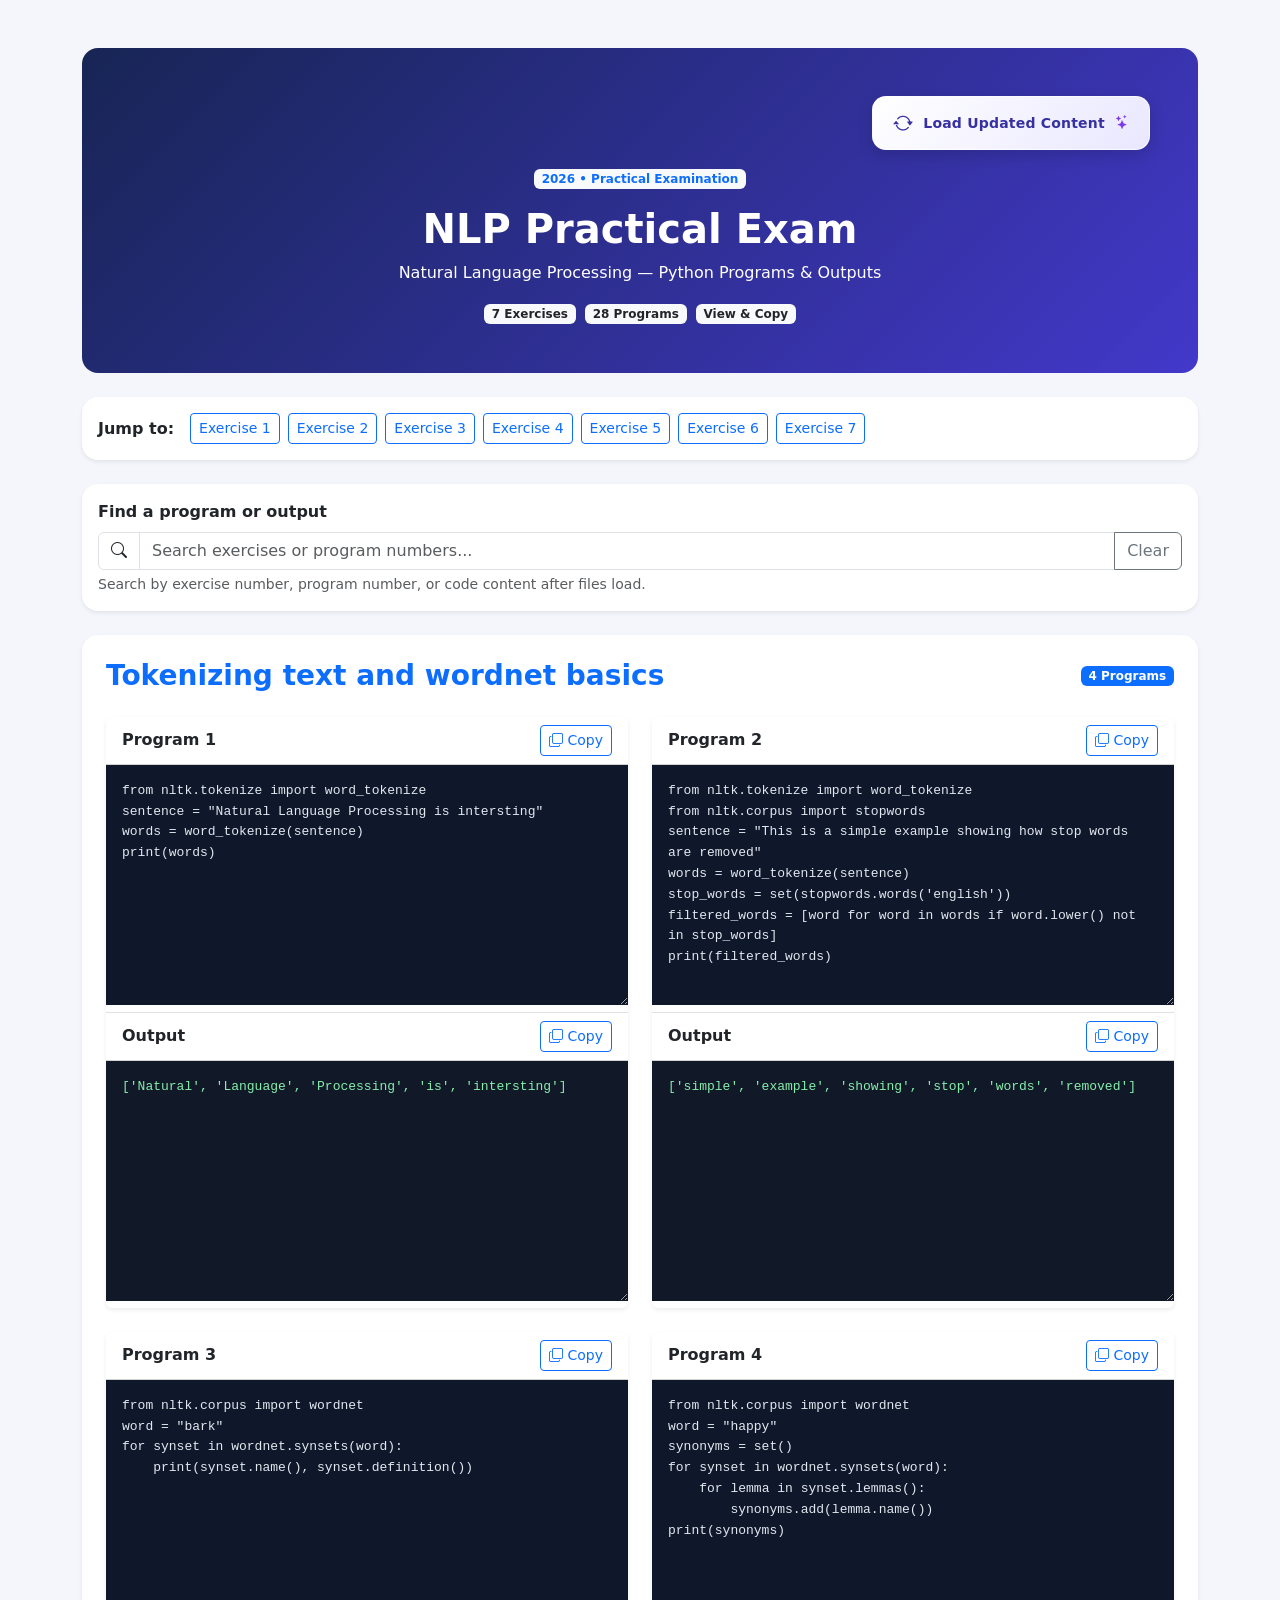
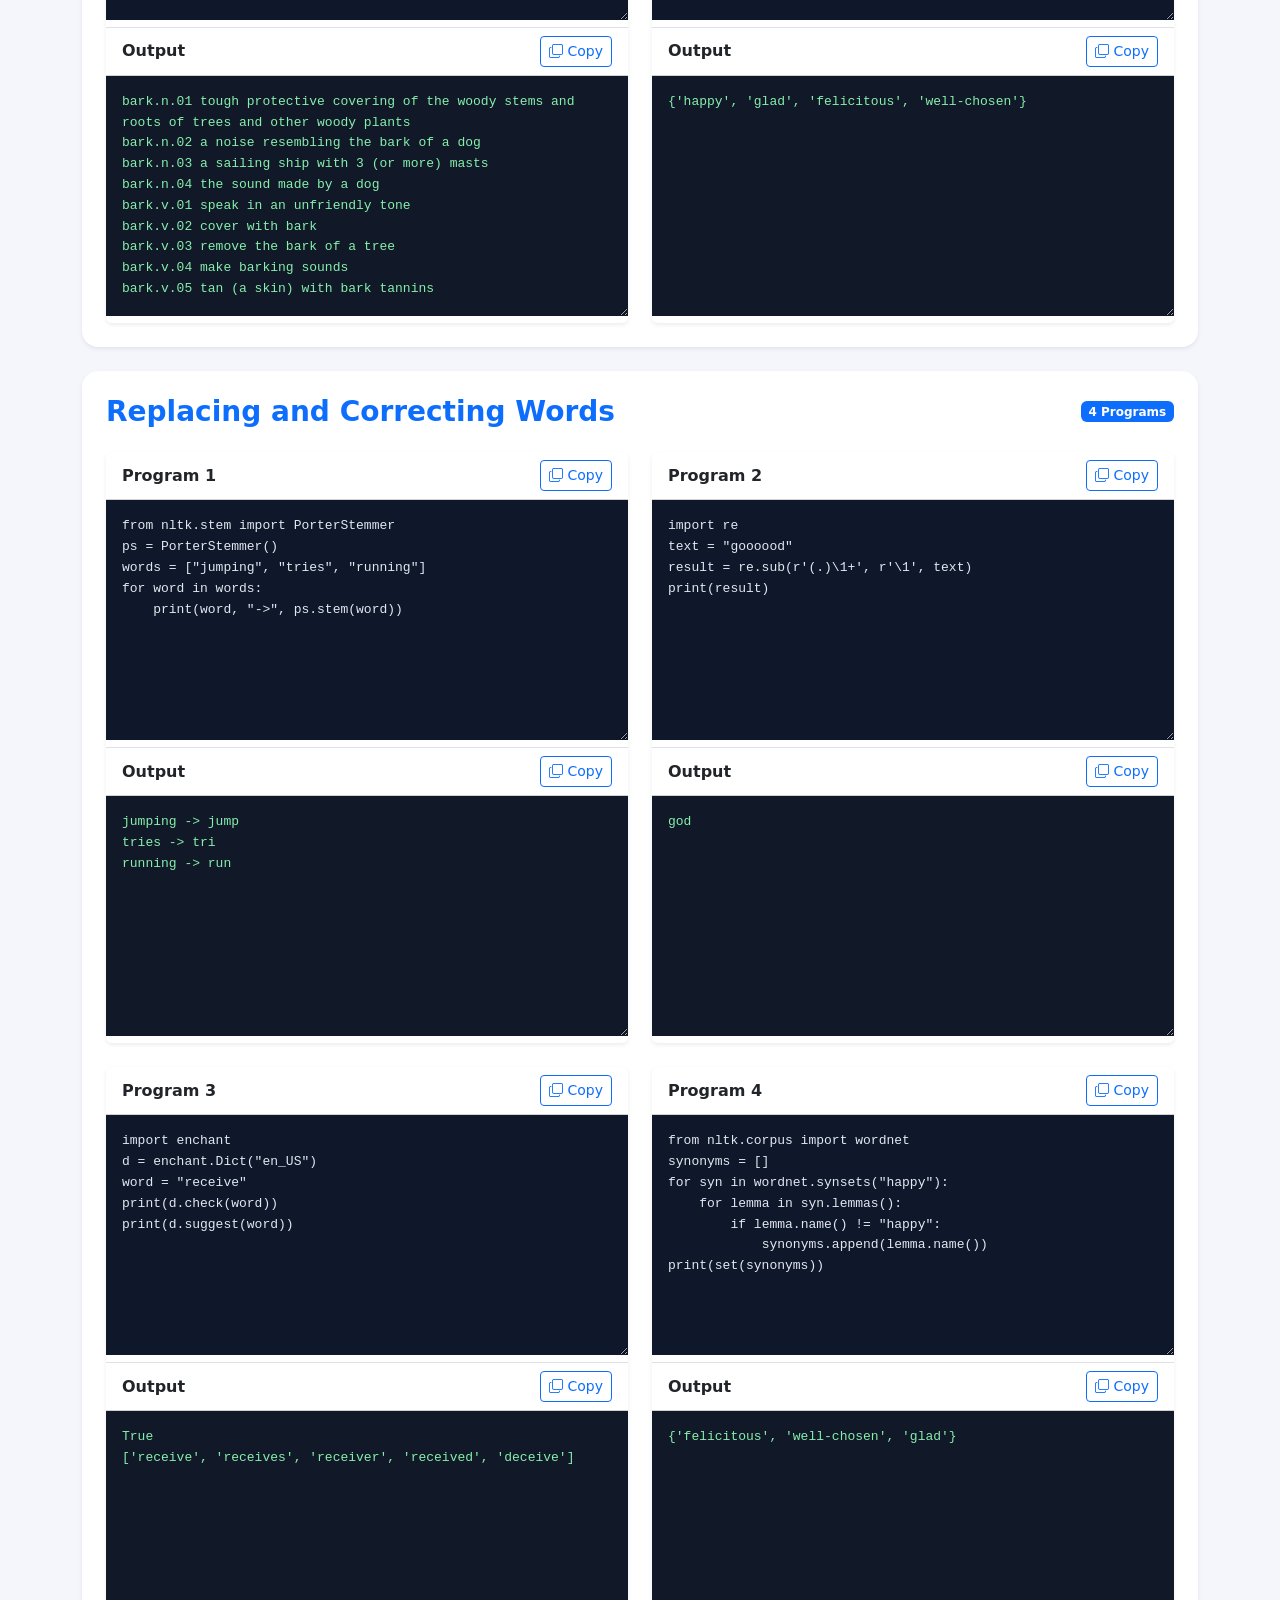
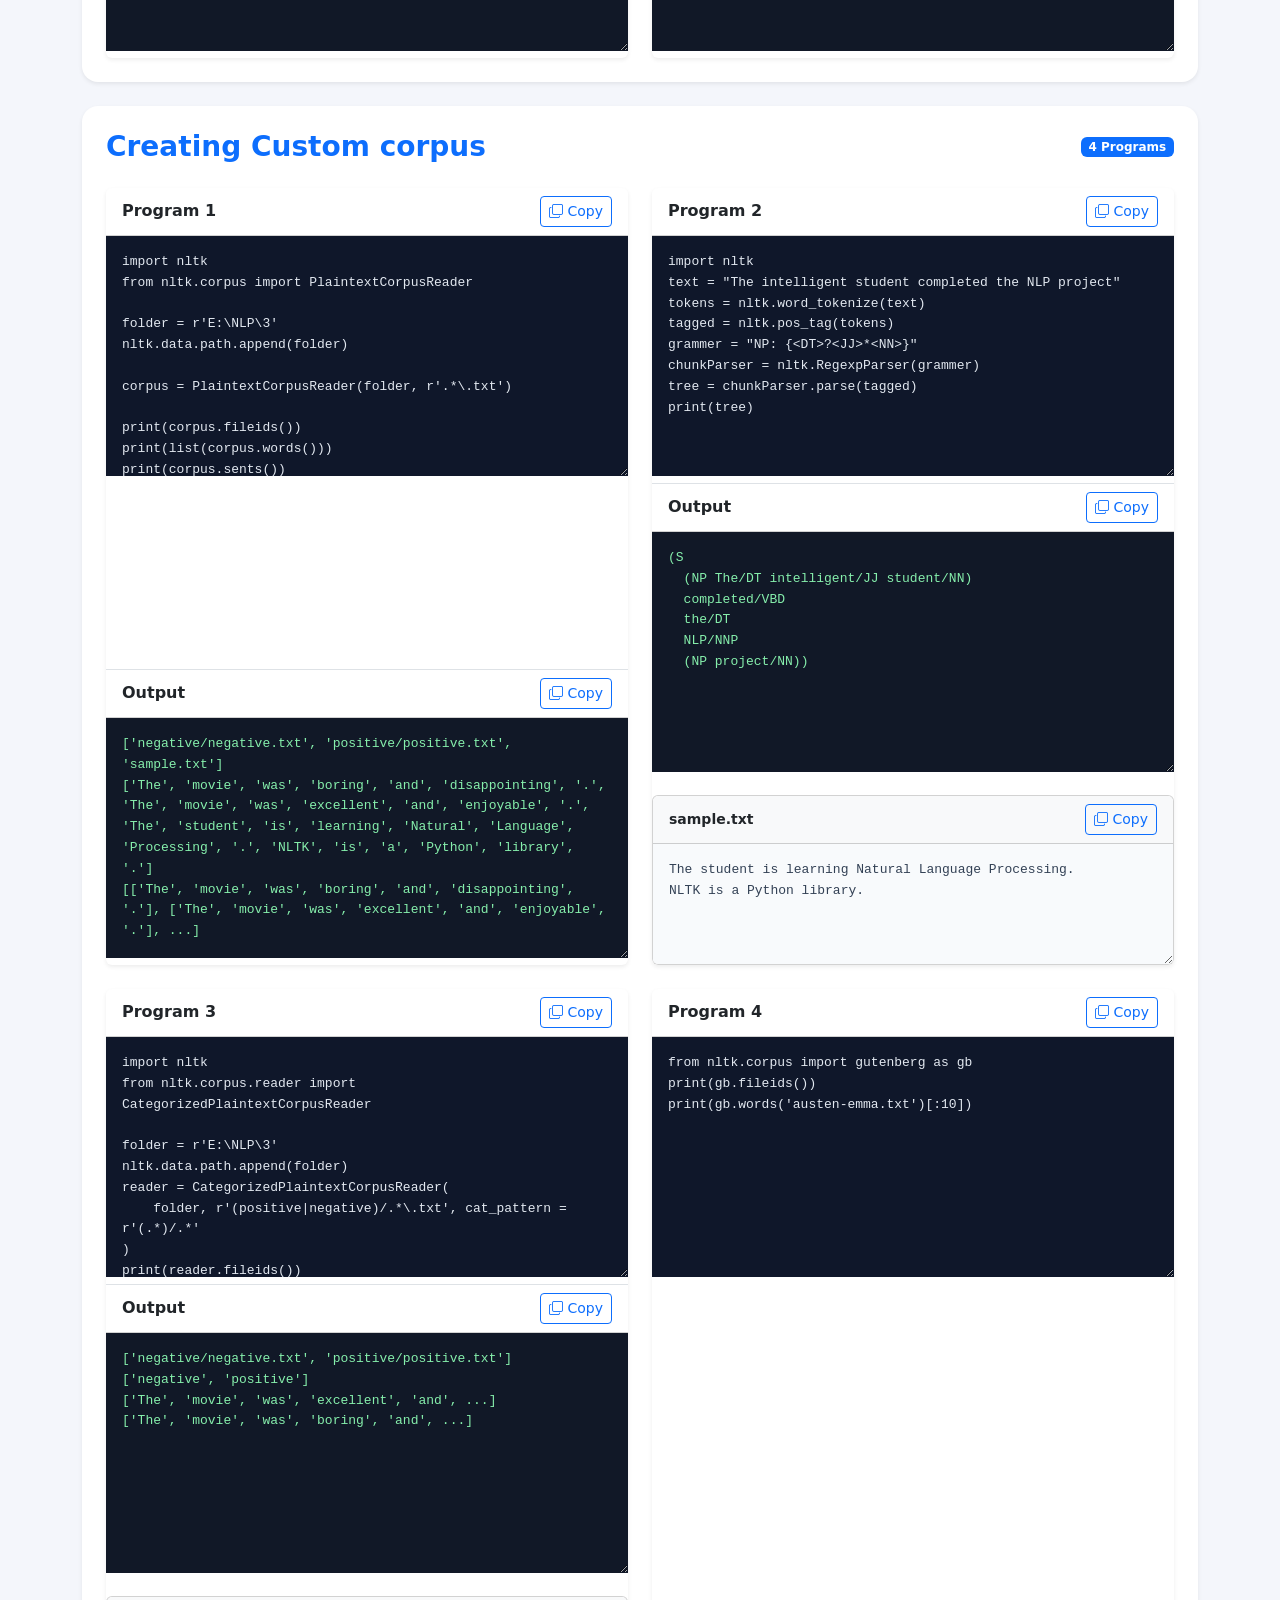
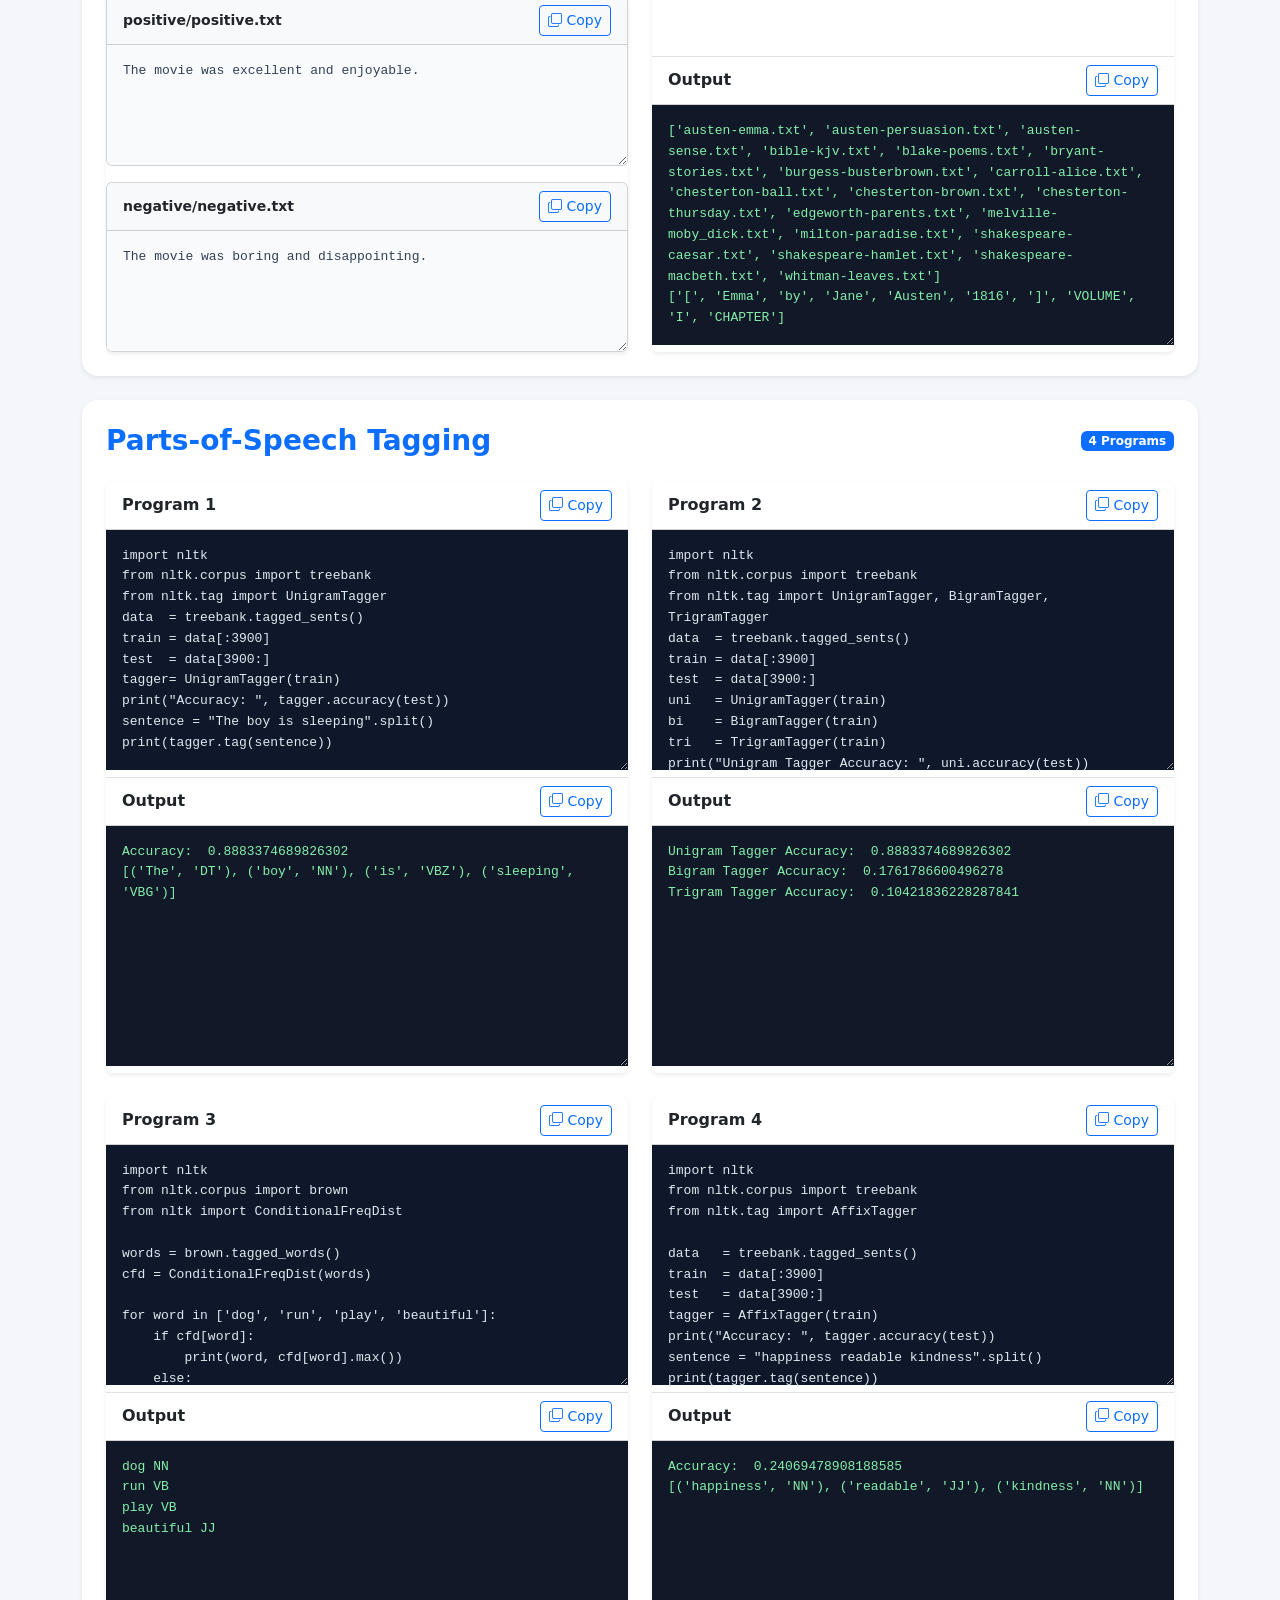
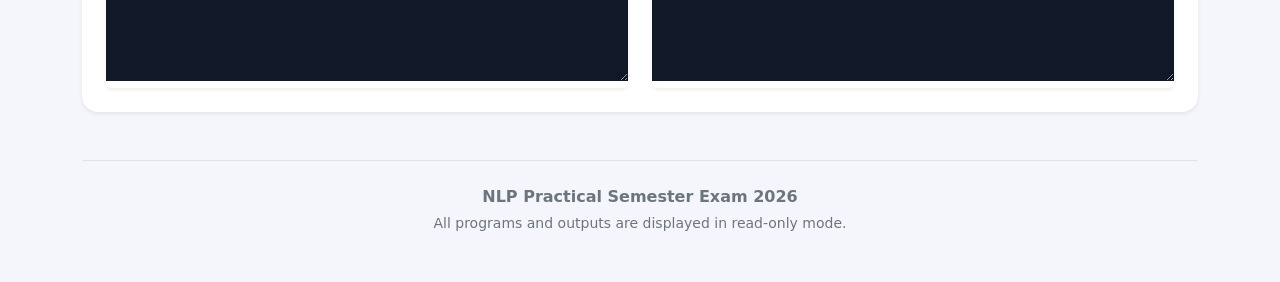
<file: index.html>
<!DOCTYPE html>
<html lang="en">
<head>
    <meta charset="UTF-8">
    <meta name="viewport" content="width=device-width, initial-scale=1">
    <meta name="description" content="NLP Practical Semester Exam 2026 - Python programs, outputs and sample text files.">
    <title>NLP Practical Semester Exam 2026</title>
    <link rel="stylesheet" href="css/bootstrap.min.css">
    <link rel="stylesheet" href="https://cdn.jsdelivr.net/npm/bootstrap-icons@1.13.1/font/bootstrap-icons.min.css">
    <style>
        body { background: #f4f6fb; }
        .hero { background: linear-gradient(135deg, #172554, #4338ca); }
        textarea {
            width: 100%;
            min-height: 240px;
            resize: vertical;
            border: 0;
            outline: none;
            padding: 1rem;
            font: 13px/1.6 Consolas, monospace;
        }
        .program-code { background: #0f172a; color: #e2e8f0; }
        .output-code { background: #111827; color: #86efac; }
        .file-code { min-height: 120px; background: #f8fafc; color: #334155; }
        .copy-btn:hover { color: #7c3aed; transform: scale(1.05); }
        .exercise-section { scroll-margin-top: 20px; }
        #updateContentBtn:hover { transform: translateY(-2px); }
        .update-btn {
            display: inline-flex;
            align-items: center;
            justify-content: center;
            gap: 10px;
            padding: 11px 20px;
            border: 1px solid rgba(255,255,255,0.7);
            border-radius: 14px;
            background: linear-gradient(135deg, #ffffff, #e9e7ff);
            color: #3730a3;
            font-size: 14px;
            font-weight: 700;
            letter-spacing: 0.2px;
            box-shadow: 0 5px 15px rgba(0,0,0,0.15);
            transition: all 0.3s ease;
        }
        .update-btn:hover {
            background: linear-gradient(135deg, #ede9fe, #c4b5fd);
            color: #312e81;
            transform: translateY(-3px);
            box-shadow: 0 9px 25px rgba(167,139,250,0.35);
        }
        .update-btn:active {
            transform: scale(0.97);
        }
        .update-btn:disabled {
            opacity: 0.75;
            cursor: wait;
            transform: none;
        }
        .update-icon {
            display: inline-flex;
            font-size: 20px;
            transition: transform 0.5s ease;
        }
        .update-btn:hover .update-icon {
            transform: rotate(180deg);
        }
        .update-stars {
            color: #7c3aed;
            font-size: 14px;
        }
        @keyframes updateSpin {
            to { transform: rotate(360deg); }
        }
        .update-btn.is-updating .update-icon {
            animation: updateSpin 0.8s linear infinite;
        }
        @media (max-width: 576px) {
            .update-btn {
                padding: 9px 13px;
                font-size: 12px;
                gap: 7px;
            }
        }
    </style>
</head>
<body>

<div class="container py-4 py-md-5">
    <!-- Header -->
    <header class="hero text-white text-center rounded-4 p-4 p-md-5 mb-4">
        <div class="d-flex justify-content-end mb-3">
            <button id="updateContentBtn" class="btn update-btn">
                <span class="update-icon">
                    <i class="bi bi-arrow-repeat"></i>
                </span>
                <span class="update-text">Load Updated Content</span>
                <i class="bi bi-stars update-stars"></i>
            </button>
        </div>

        <span class="badge bg-light text-primary mb-3">2026 • Practical Examination</span>
        <h1 class="display-6 fw-bold">NLP Practical Exam</h1>
        <p class="mb-3">Natural Language Processing — Python Programs & Outputs</p>
        <span class="badge bg-light text-dark me-1">7 Exercises</span>
        <span class="badge bg-light text-dark me-1">28 Programs</span>
        <span class="badge bg-light text-dark">View & Copy</span>
    </header>

    <!-- Navigation -->
    <nav class="card border-0 shadow-sm rounded-4 mb-4">
        <div class="card-body d-flex flex-wrap align-items-center gap-2">
            <span class="fw-semibold me-2">Jump to:</span>
            <div id="exerciseNav" class="d-flex flex-wrap gap-2">
                <a href="#exercise1" class="btn btn-sm btn-outline-primary">Exercise 1</a>
                <a href="#exercise2" class="btn btn-sm btn-outline-primary">Exercise 2</a>
                <a href="#exercise3" class="btn btn-sm btn-outline-primary">Exercise 3</a>
                <a href="#exercise4" class="btn btn-sm btn-outline-primary">Exercise 4</a>
                <a href="#exercise5" class="btn btn-sm btn-outline-primary">Exercise 5</a>
                <a href="#exercise6" class="btn btn-sm btn-outline-primary">Exercise 6</a>
                <a href="#exercise7" class="btn btn-sm btn-outline-primary">Exercise 7</a>
            </div>
        </div>
    </nav>

    <!-- Search -->
    <div class="card border-0 shadow-sm rounded-4 mb-4">
        <div class="card-body">
            <label for="searchInput" class="form-label fw-semibold">Find a program or output</label>
            <div class="input-group">
                <span class="input-group-text bg-white"><i class="bi bi-search"></i></span>
                <input type="search" id="searchInput" class="form-control"
                       placeholder="Search exercises or program numbers...">
                <button class="btn btn-outline-secondary" id="clearSearch" type="button">Clear</button>
            </div>
            <div class="form-text">Search by exercise number, program number, or code content after files load.</div>
        </div>
    </div>

    <!-- Exercise Sections -->
    <main id="exercisesContainer">
        <div class="text-center py-5" id="loadingMessage">
            <div class="spinner-border text-primary" role="status">
                <span class="visually-hidden">Loading...</span>
            </div>
            <p class="text-secondary mt-3">Loading your practical programs...</p>
        </div>
    </main>

    <!-- Footer -->
    <footer class="text-center text-secondary border-top pt-4 mt-5">
        <p class="fw-semibold mb-1">NLP Practical Semester Exam 2026</p>
        <p class="small mb-0">All programs and outputs are displayed in read-only mode.</p>
    </footer>

</div>

<script src="js/bootstrap.bundle.min.js"></script>
<script>
    const container = document.getElementById("exercisesContainer");
    const searchInput = document.getElementById("searchInput");
    const clearSearch = document.getElementById("clearSearch");
    const updateContentBtn = document.getElementById("updateContentBtn");

    // Read files
    const readFile = async (path) => {
        try {
            const response = await fetch(path);

            if (!response.ok) {
                throw new Error("File not found");
            }

            return await response.text();
        } catch (error) {
            return "Unable to load: " + path +
                "\n\nCheck the file path and run this webpage using a local web server.";
        }
    };

    // Create read-only text areas
    const createTextarea = (content, className, label) => {
        const textarea = document.createElement("textarea");
        textarea.className = className;
        textarea.readOnly = true;
        textarea.spellcheck = false;
        textarea.setAttribute("aria-label", label);
        textarea.value = content;
        return textarea;
    };

    // Copy button
    const createCopyButton = (textarea) => {
        const button = document.createElement("button");
        button.type = "button";
        button.className = "btn btn-sm btn-outline-primary copy-btn";
        button.innerHTML = '<i class="bi bi-copy"></i> Copy';

        button.addEventListener("click", async () => {
            try {
                await navigator.clipboard.writeText(textarea.value);
                button.innerHTML = '<i class="bi bi-check2"></i> Copied';
            } catch (error) {
                textarea.focus();
                textarea.select();

                const copied = document.execCommand("copy");

                button.innerHTML = copied
                    ? '<i class="bi bi-check2"></i> Copied'
                    : '<i class="bi bi-exclamation-circle"></i> Select & Copy';
            }

            setTimeout(() => {
                button.innerHTML = '<i class="bi bi-copy"></i> Copy';
            }, 1500);
        });

        return button;
    };

    // Supporting text files
    const createFileCard = async (path, title) => {
        const card = document.createElement("div");
        card.className = "card mt-3 overflow-hidden";

        const header = document.createElement("div");
        header.className = "card-header bg-light d-flex justify-content-between align-items-center gap-2";

        const heading = document.createElement("span");
        heading.className = "fw-semibold small";
        heading.textContent = title;

        const content = await readFile(path);
        const textarea = createTextarea(content, "file-code", title);

        header.appendChild(heading);
        header.appendChild(createCopyButton(textarea));
        card.appendChild(header);
        card.appendChild(textarea);

        return card;
    };

    // Program card
    const createProgramCard = async (exercise, program) => {
        const col = document.createElement("div");
        col.className = "col-12 col-xl-6 program-item";

        const card = document.createElement("div");
        card.className = "card h-100 border-0 shadow-sm overflow-hidden";

        const header = document.createElement("div");
        header.className = "card-header bg-white d-flex justify-content-between align-items-center gap-2";

        const title = document.createElement("span");
        title.className = "fw-semibold";
        title.textContent = "Program " + program;

        const programContent = await readFile(
            `assets/${exercise}/${program}.py`
        );

        const programArea = createTextarea(
            programContent,
            "program-code",
            `Exercise ${exercise}, Program ${program}`
        );

        header.appendChild(title);
        header.appendChild(createCopyButton(programArea));

        const body = document.createElement("div");
        body.className = "card-body p-0";
        body.appendChild(programArea);

        const outputHeader = document.createElement("div");
        outputHeader.className =
            "card-header bg-white border-top d-flex justify-content-between align-items-center gap-2";

        const outputTitle = document.createElement("span");
        outputTitle.className = "fw-semibold";
        outputTitle.textContent = "Output";

        const outputContent = await readFile(
            `assets/${exercise}/output${program}.txt`
        );

        const outputArea = createTextarea(
            outputContent,
            "output-code",
            `Exercise ${exercise}, Program ${program} output`
        );

        outputHeader.appendChild(outputTitle);
        outputHeader.appendChild(createCopyButton(outputArea));

        const outputBody = document.createElement("div");
        outputBody.className = "p-0";
        outputBody.appendChild(outputArea);

        card.appendChild(header);
        card.appendChild(body);
        card.appendChild(outputHeader);
        card.appendChild(outputBody);

        // Exercise 3 sample files
        if (exercise === 3 && program === 2) {
            card.appendChild(await createFileCard(
                "assets/3/sample.txt",
                "sample.txt"
            ));
        }

        if (exercise === 3 && program === 3) {
            card.appendChild(await createFileCard(
                "assets/3/positive/positive.txt",
                "positive/positive.txt"
            ));

            card.appendChild(await createFileCard(
                "assets/3/negative/negative.txt",
                "negative/negative.txt"
            ));
        }

        col.appendChild(card);
        return col;
    };

    // Exercise names
    const exercisesSet = {
        1: "Tokenizing text and wordnet basics",
        2: "Replacing and Correcting Words",
        3: "Creating Custom corpus",
        4: "Parts-of-Speech Tagging",
        5: "Extracting Chunks",
        6: "Transforming chunks and Trees",
        7: "Parsing specific Data"
    };

    // Create exercise section
    const createExercise = async (exercise) => {
        const section = document.createElement("section");
        section.id = "exercise" + exercise;
        section.className =
            "exercise-section bg-white rounded-4 shadow-sm p-3 p-md-4 mb-4";

        const headingRow = document.createElement("div");
        headingRow.className =
            "d-flex justify-content-between align-items-center flex-wrap gap-2 mb-4";

        const heading = document.createElement("h2");
        heading.className = "h3 fw-bold text-primary mb-0";
        heading.textContent = exercisesSet[exercise];

        const badge = document.createElement("span");
        badge.className = "badge text-bg-primary";
        badge.textContent = "4 Programs";

        headingRow.appendChild(heading);
        headingRow.appendChild(badge);
        section.appendChild(headingRow);

        const row = document.createElement("div");
        row.className = "row g-4";

        for (let program = 1; program <= 4; program++) {
            row.appendChild(await createProgramCard(exercise, program));
        }

        section.appendChild(row);
        return section;
    };

    // Load all exercises
    const loadExercises = async () => {
        container.innerHTML = "";

        for (let exercise = 1; exercise <= 7; exercise++) {
            container.appendChild(await createExercise(exercise));
        }

        applySearch();
    };

    // Search programs and code
    const applySearch = () => {
        const query = searchInput.value.trim().toLowerCase();

        document.querySelectorAll(".exercise-section").forEach(section => {
            let visiblePrograms = 0;

            section.querySelectorAll(".program-item").forEach(item => {
                const matches =
                    section.querySelector("h2").textContent.toLowerCase().includes(query) ||
                    item.textContent.toLowerCase().includes(query) ||
                    Array.from(item.querySelectorAll("textarea"))
                        .some(area => area.value.toLowerCase().includes(query));

                item.classList.toggle("d-none", !matches);

                if (matches) visiblePrograms++;
            });

            section.classList.toggle("d-none", visiblePrograms === 0);
        });
    };

    searchInput.addEventListener("input", applySearch);

    clearSearch.addEventListener("click", () => {
        searchInput.value = "";
        applySearch();
        searchInput.focus();
    });

    // Load Updated Content button
    updateContentBtn.addEventListener("click", async () => {
        const originalText = updateContentBtn.innerHTML;

        if (!("serviceWorker" in navigator)) {
            alert("Offline caching is not supported in this browser.");
            return;
        }

        updateContentBtn.disabled = true;
        updateContentBtn.innerHTML =
            '<span class="spinner-border spinner-border-sm me-1"></span> Updating...';

        let channel;

        try {
            await navigator.serviceWorker.register("/sw.js");
            await navigator.serviceWorker.ready;

            let worker = navigator.serviceWorker.controller;

            if (!worker) {
                await new Promise((resolve, reject) => {
                    const timeout = setTimeout(() => {
                        reject(new Error("Service worker is not controlling this page. Reload and try again."));
                    }, 10000);

                    navigator.serviceWorker.addEventListener(
                        "controllerchange",
                        () => {
                            clearTimeout(timeout);
                            resolve();
                        },
                        { once: true }
                    );
                });

                worker = navigator.serviceWorker.controller;
            }

            if (!worker) {
                throw new Error("Service worker is unavailable.");
            }

            channel = new MessageChannel();

            const result = await new Promise((resolve, reject) => {
                const timeout = setTimeout(() => {
                    reject(new Error("Update timed out. Please try again."));
                }, 120000);

                channel.port1.onmessage = event => {
                    clearTimeout(timeout);
                    resolve(event.data);
                };

                worker.postMessage(
                    { type: "UPDATE_CONTENT" },
                    [channel.port2]
                );
            });

            if (!result.success) {
                throw new Error(result.message || "Unable to update content.");
            }

            updateContentBtn.innerHTML =
                '<i class="bi bi-check-circle me-1"></i> Updated!';

            window.location.reload();

        } catch (error) {
            console.error("Content update failed:", error);
            alert("Unable to update content.\n" + error.message);

            updateContentBtn.disabled = false;
            updateContentBtn.innerHTML = originalText;

        } finally {
            channel?.port1.close();
        }
    });

    // Register service worker
    if ("serviceWorker" in navigator) {
        window.addEventListener("load", async () => {
            try {
                await navigator.serviceWorker.register("/sw.js");
                console.log("Offline support enabled.");
            } catch (error) {
                console.error("Service worker registration failed:", error);
            }
        });
    }

    loadExercises();
</script>
</body>
</html>
</file>
